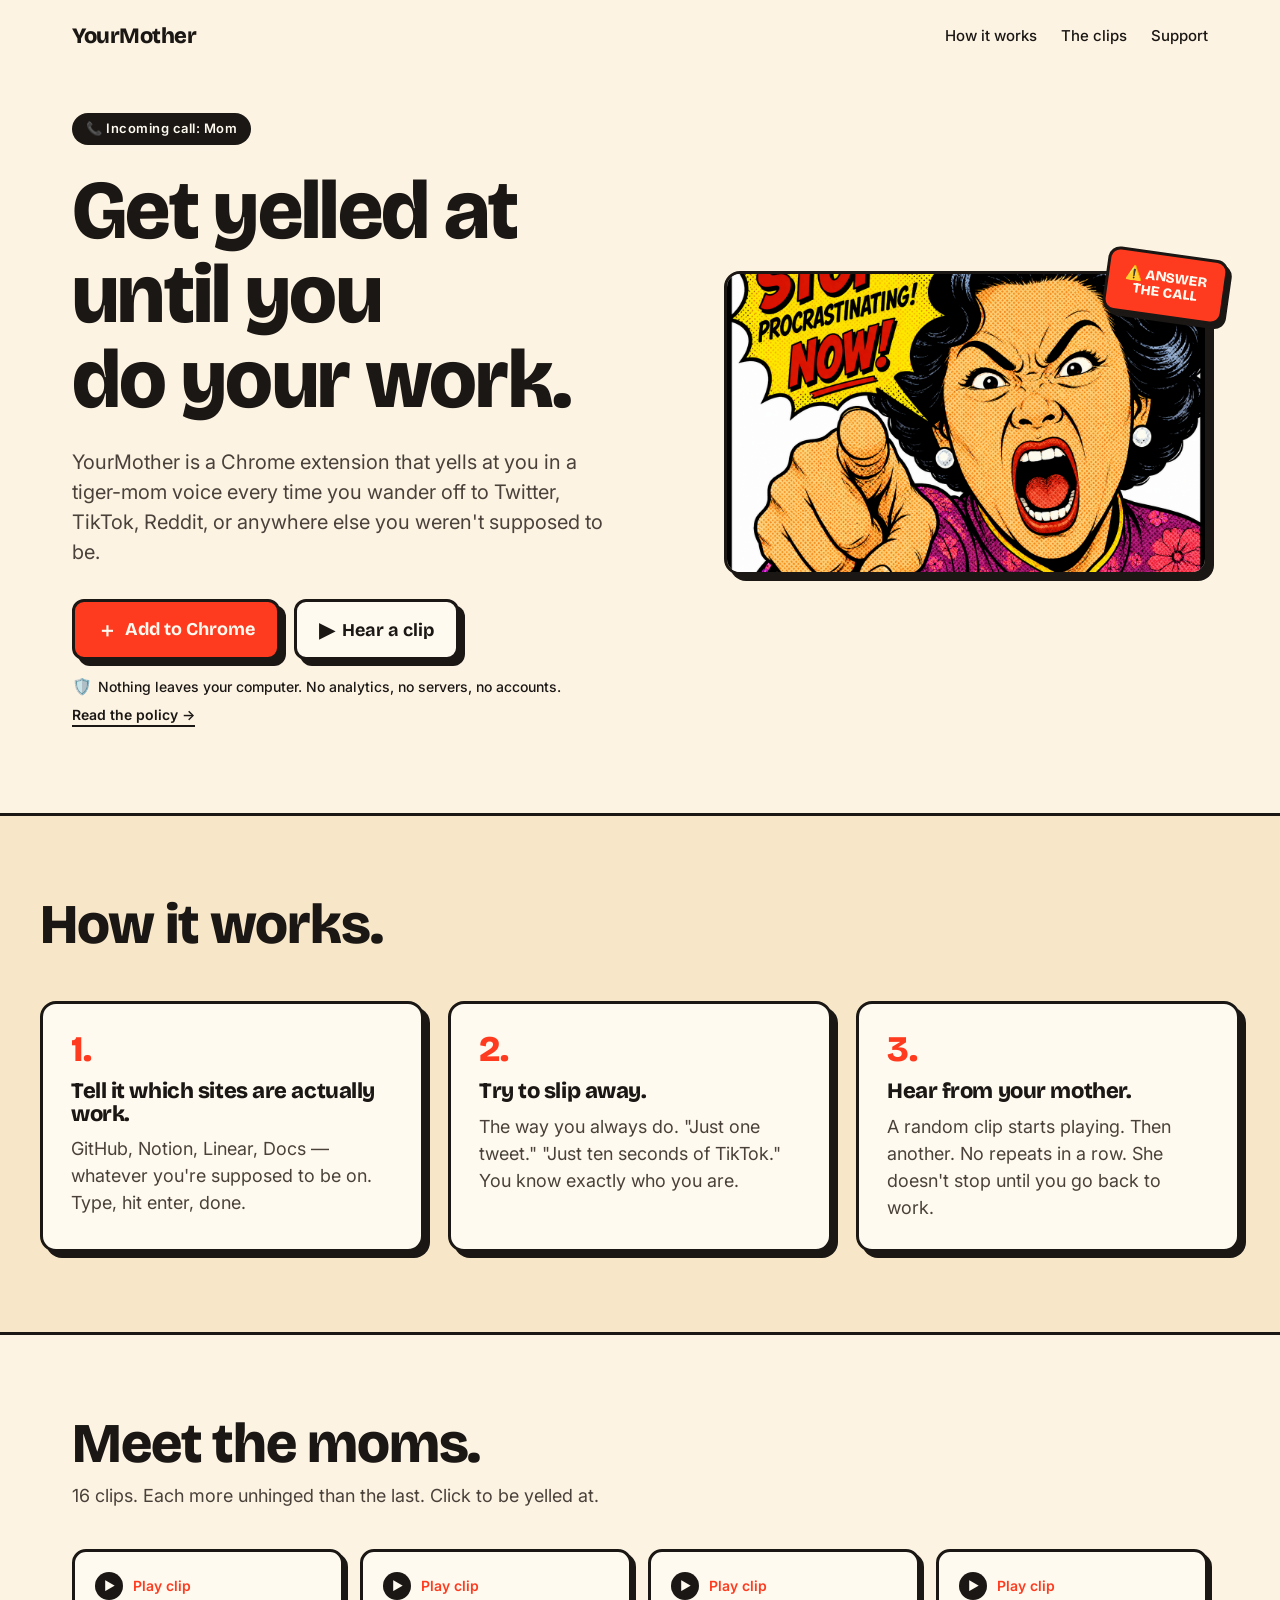
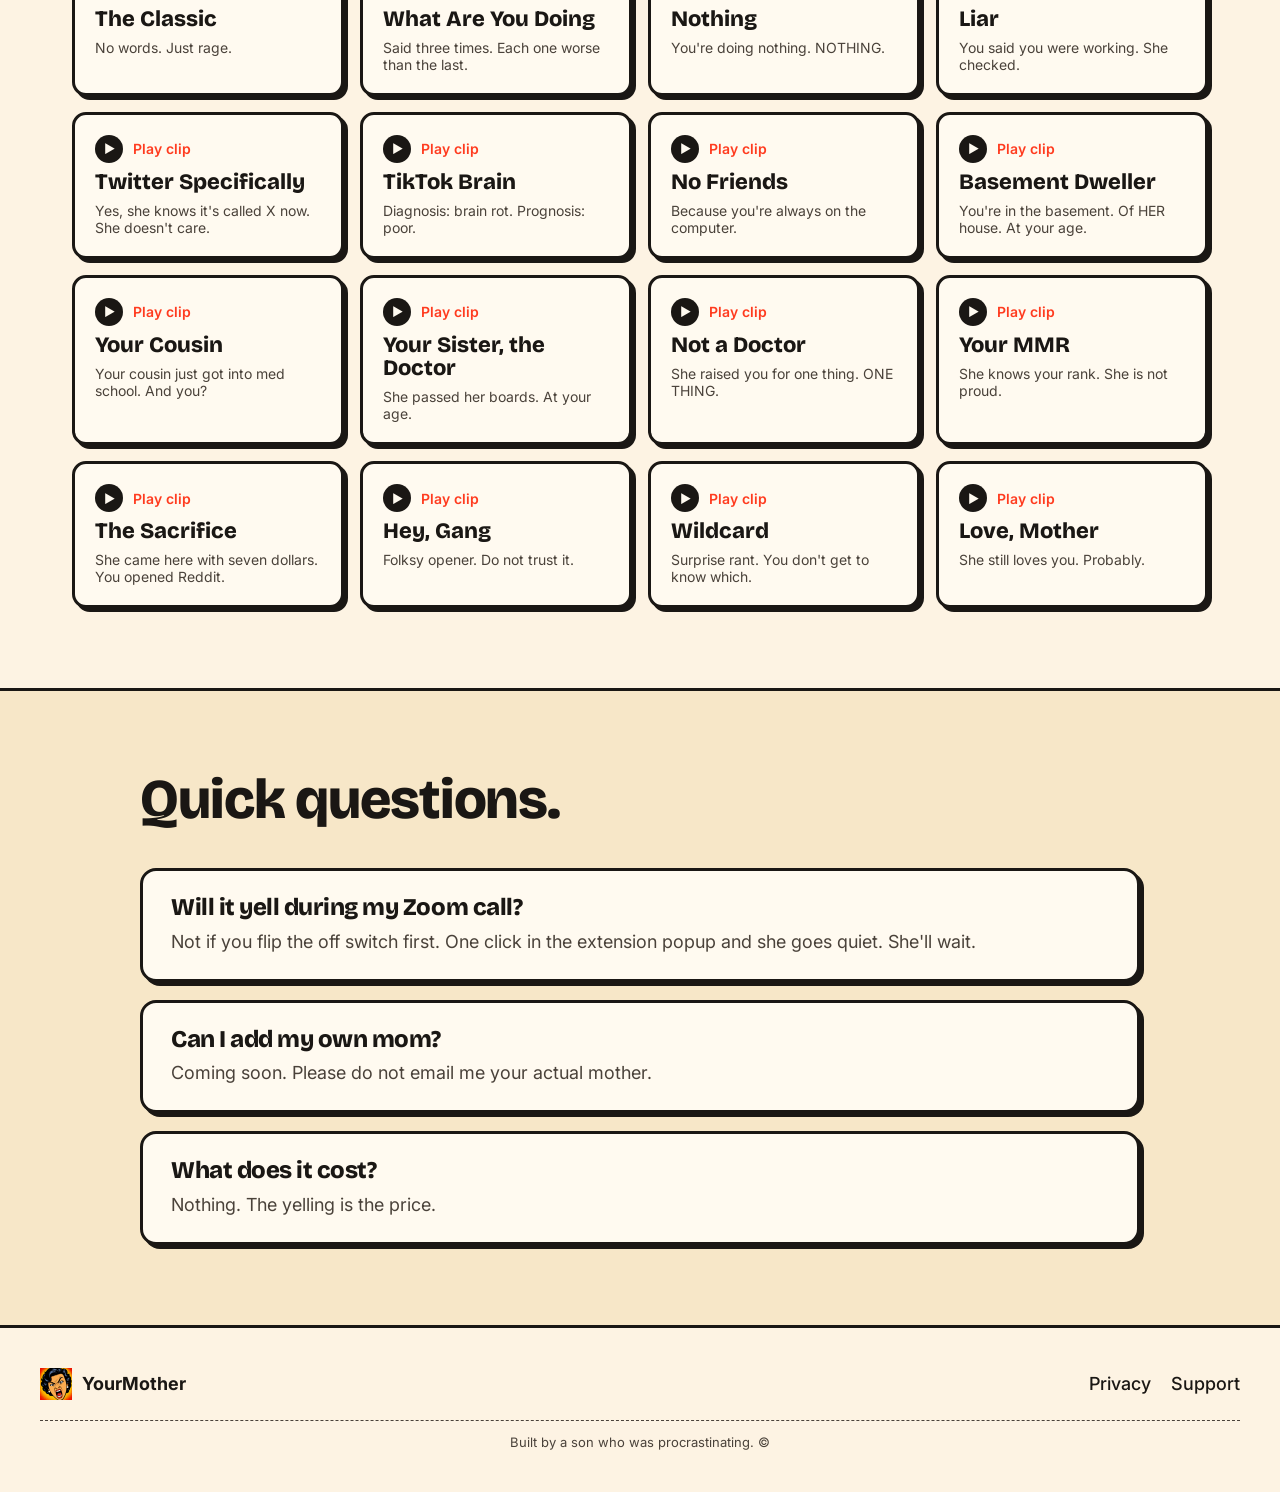
<file: index.html>
<!doctype html>
<html lang="en">
<head>
  <meta charset="utf-8" />
  <meta name="viewport" content="width=device-width, initial-scale=1" />
  <title>YourMother — Get yelled at until you do your work</title>
  <meta name="description" content="A Chrome extension that yells at you in a tiger-mom voice every time you switch to Twitter, TikTok, Reddit, or anywhere else you weren't supposed to be." />

  <meta property="og:title" content="YourMother — Get yelled at until you do your work" />
  <meta property="og:description" content="A Chrome extension that yells at you in a tiger-mom voice whenever you wander off-task." />
  <meta property="og:image" content="img/og-image.png" />
  <meta property="og:type" content="website" />
  <meta name="twitter:card" content="summary_large_image" />

  <link rel="icon" type="image/png" href="img/favicon.png" />
  <link rel="preconnect" href="https://fonts.googleapis.com" />
  <link rel="preconnect" href="https://fonts.gstatic.com" crossorigin />
  <link href="https://fonts.googleapis.com/css2?family=Bricolage+Grotesque:opsz,wght@12..96,400;12..96,600;12..96,800&family=Inter:wght@400;500;600&display=swap" rel="stylesheet" />

  <link rel="stylesheet" href="styles.css" />
</head>
<body>

  <header class="nav">
    <a href="/" class="wordmark">YourMother</a>
    <nav class="nav-links">
      <a href="#how">How it works</a>
      <a href="#clips">The clips</a>
      <a href="support.html">Support</a>
    </nav>
  </header>

  <main>

    <section class="hero">
      <div class="hero-text">
        <div class="eyebrow">📞 Incoming call: Mom</div>
        <h1>Get yelled at until you<br/>do your work.</h1>
        <p class="lede">YourMother is a Chrome extension that yells at you in a tiger-mom voice every time you wander off to Twitter, TikTok, Reddit, or anywhere else you weren't supposed to be.</p>
        <div class="cta-row">
          <a class="btn btn-primary" href="https://chromewebstore.google.com/detail/yourmother/naccpanjmihopbdikkeaojgdabinmkkk" target="_blank" rel="noopener">
            <span class="btn-icon">＋</span> Add to Chrome
          </a>
          <button class="btn btn-secondary" id="hero-play" type="button">
            <span class="btn-icon">▶</span> Hear a clip
          </button>
        </div>
        <p class="cta-reassure"><span class="shield">🛡️</span> Nothing leaves your computer. No analytics, no servers, no accounts. <a href="privacy.html">Read the policy →</a></p>
      </div>
      <div class="hero-art">
        <img src="img/screenshot.png" alt="YourMother extension popup showing approved sites list" />
        <div class="hero-sticker">⚠️ ANSWER<br/>THE CALL</div>
      </div>
    </section>

    <section class="how" id="how">
      <h2>How it works.</h2>
      <ol class="steps">
        <li>
          <span class="step-num">1.</span>
          <h3>Tell it which sites are actually work.</h3>
          <p>GitHub, Notion, Linear, Docs — whatever you're supposed to be on. Type, hit enter, done.</p>
        </li>
        <li>
          <span class="step-num">2.</span>
          <h3>Try to slip away.</h3>
          <p>The way you always do. "Just one tweet." "Just ten seconds of TikTok." You know exactly who you are.</p>
        </li>
        <li>
          <span class="step-num">3.</span>
          <h3>Hear from your mother.</h3>
          <p>A random clip starts playing. Then another. No repeats in a row. She doesn't stop until you go back to work.</p>
        </li>
      </ol>
    </section>

    <section class="clips" id="clips">
      <div class="clips-head">
        <h2>Meet the moms.</h2>
        <p>16 clips. Each more unhinged than the last. Click to be yelled at.</p>
      </div>
      <div class="clip-grid" id="clip-grid">
        <!-- populated by script.js -->
      </div>
    </section>

    <section class="faq" id="faq">
      <div class="faq-inner">
        <h2>Quick questions.</h2>
        <div class="faq-list">
          <div class="faq-item">
            <h3>Will it yell during my Zoom call?</h3>
            <p>Not if you flip the off switch first. One click in the extension popup and she goes quiet. She'll wait.</p>
          </div>
          <div class="faq-item">
            <h3>Can I add my own mom?</h3>
            <p>Coming soon. Please do not email me your actual mother.</p>
          </div>
          <div class="faq-item">
            <h3>What does it cost?</h3>
            <p>Nothing. The yelling is the price.</p>
          </div>
        </div>
      </div>
    </section>

  </main>

  <footer class="footer">
    <div class="footer-inner">
      <div class="footer-brand">
        <img src="img/icon.png" alt="" width="32" height="32" />
        <span>YourMother</span>
      </div>
      <nav class="footer-links">
        <a href="privacy.html">Privacy</a>
        <a href="support.html">Support</a>
      </nav>
      <p class="footer-fineprint">Built by a son who was procrastinating. © <span id="year"></span></p>
    </div>
  </footer>

  <audio id="audio-player" preload="none"></audio>
  <script src="script.js" defer></script>
  <script defer src="https://cdn.vercel-insights.com/v1/script.js"></script>
</body>
</html>
</file>
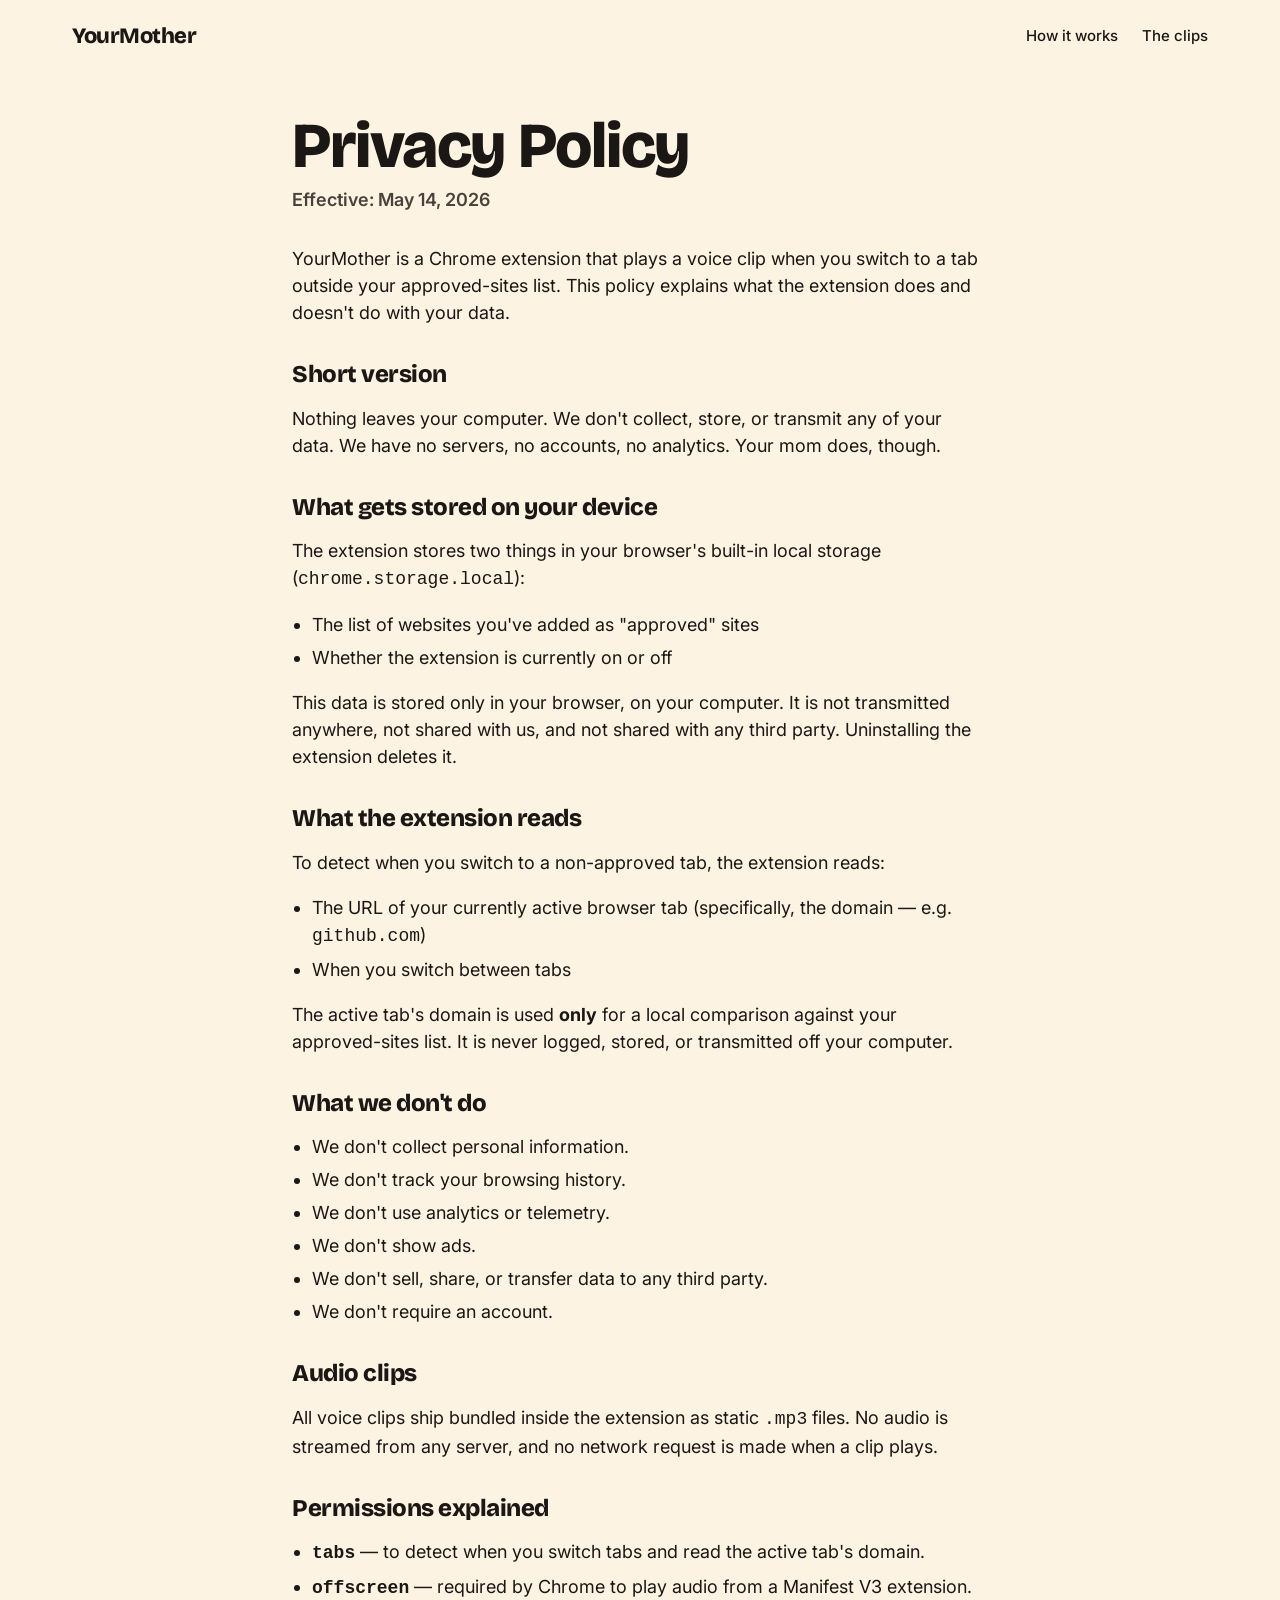
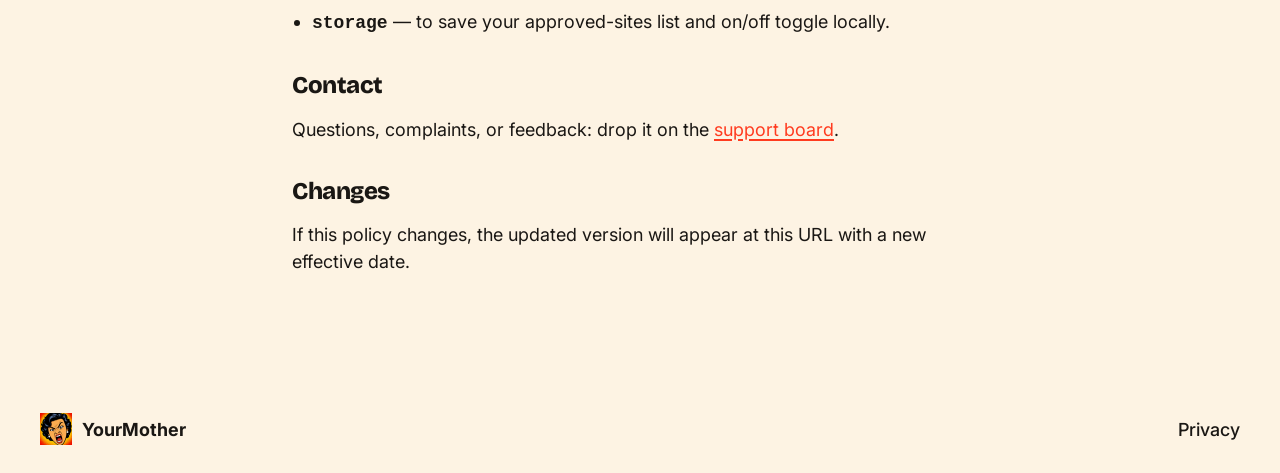
<file: privacy.html>
<!doctype html>
<html lang="en">
<head>
  <meta charset="utf-8" />
  <meta name="viewport" content="width=device-width, initial-scale=1" />
  <title>Privacy — YourMother</title>
  <meta name="description" content="Privacy policy for the YourMother Chrome extension." />
  <link rel="icon" type="image/png" href="img/favicon.png" />
  <link rel="preconnect" href="https://fonts.googleapis.com" />
  <link rel="preconnect" href="https://fonts.gstatic.com" crossorigin />
  <link href="https://fonts.googleapis.com/css2?family=Bricolage+Grotesque:opsz,wght@12..96,400;12..96,600;12..96,800&family=Inter:wght@400;500;600&display=swap" rel="stylesheet" />
  <link rel="stylesheet" href="styles.css" />
  <style>
    .legal { max-width: 760px; margin: 0 auto; padding: 40px 32px 80px; }
    .legal h1 { font-size: clamp(40px, 5vw, 64px); margin-bottom: 8px; }
    .legal .effective { color: var(--ink-soft); margin: 0 0 32px; font-weight: 600; }
    .legal h2 { font-size: 24px; margin: 36px 0 12px; }
    .legal p, .legal li { color: var(--ink); }
    .legal ul { padding-left: 20px; }
    .legal li { margin-bottom: 6px; }
    .legal a { color: var(--alert); }
  </style>
</head>
<body>
  <header class="nav">
    <a href="/" class="wordmark">YourMother</a>
    <nav class="nav-links">
      <a href="/#how">How it works</a>
      <a href="/#clips">The clips</a>
    </nav>
  </header>

  <main class="legal">
    <h1>Privacy Policy</h1>
    <p class="effective">Effective: May 14, 2026</p>

    <p>YourMother is a Chrome extension that plays a voice clip when you switch to a tab outside your approved-sites list. This policy explains what the extension does and doesn't do with your data.</p>

    <h2>Short version</h2>
    <p>Nothing leaves your computer. We don't collect, store, or transmit any of your data. We have no servers, no accounts, no analytics. Your mom does, though.</p>

    <h2>What gets stored on your device</h2>
    <p>The extension stores two things in your browser's built-in local storage (<code>chrome.storage.local</code>):</p>
    <ul>
      <li>The list of websites you've added as "approved" sites</li>
      <li>Whether the extension is currently on or off</li>
    </ul>
    <p>This data is stored only in your browser, on your computer. It is not transmitted anywhere, not shared with us, and not shared with any third party. Uninstalling the extension deletes it.</p>

    <h2>What the extension reads</h2>
    <p>To detect when you switch to a non-approved tab, the extension reads:</p>
    <ul>
      <li>The URL of your currently active browser tab (specifically, the domain — e.g. <code>github.com</code>)</li>
      <li>When you switch between tabs</li>
    </ul>
    <p>The active tab's domain is used <strong>only</strong> for a local comparison against your approved-sites list. It is never logged, stored, or transmitted off your computer.</p>

    <h2>What we don't do</h2>
    <ul>
      <li>We don't collect personal information.</li>
      <li>We don't track your browsing history.</li>
      <li>We don't use analytics or telemetry.</li>
      <li>We don't show ads.</li>
      <li>We don't sell, share, or transfer data to any third party.</li>
      <li>We don't require an account.</li>
    </ul>

    <h2>Audio clips</h2>
    <p>All voice clips ship bundled inside the extension as static <code>.mp3</code> files. No audio is streamed from any server, and no network request is made when a clip plays.</p>

    <h2>Permissions explained</h2>
    <ul>
      <li><strong><code>tabs</code></strong> — to detect when you switch tabs and read the active tab's domain.</li>
      <li><strong><code>offscreen</code></strong> — required by Chrome to play audio from a Manifest V3 extension.</li>
      <li><strong><code>storage</code></strong> — to save your approved-sites list and on/off toggle locally.</li>
    </ul>

    <h2>Contact</h2>
    <p>Questions, complaints, or feedback: drop it on the <a href="support.html">support board</a>.</p>

    <h2>Changes</h2>
    <p>If this policy changes, the updated version will appear at this URL with a new effective date.</p>
  </main>

  <footer class="footer">
    <div class="footer-inner">
      <div class="footer-brand">
        <img src="img/icon.png" alt="" width="32" height="32" />
        <span>YourMother</span>
      </div>
      <nav class="footer-links">
        <a href="privacy.html">Privacy</a>
      </nav>
    </div>
  </footer>
  <script defer src="https://cdn.vercel-insights.com/v1/script.js"></script>
</body>
</html>
</file>
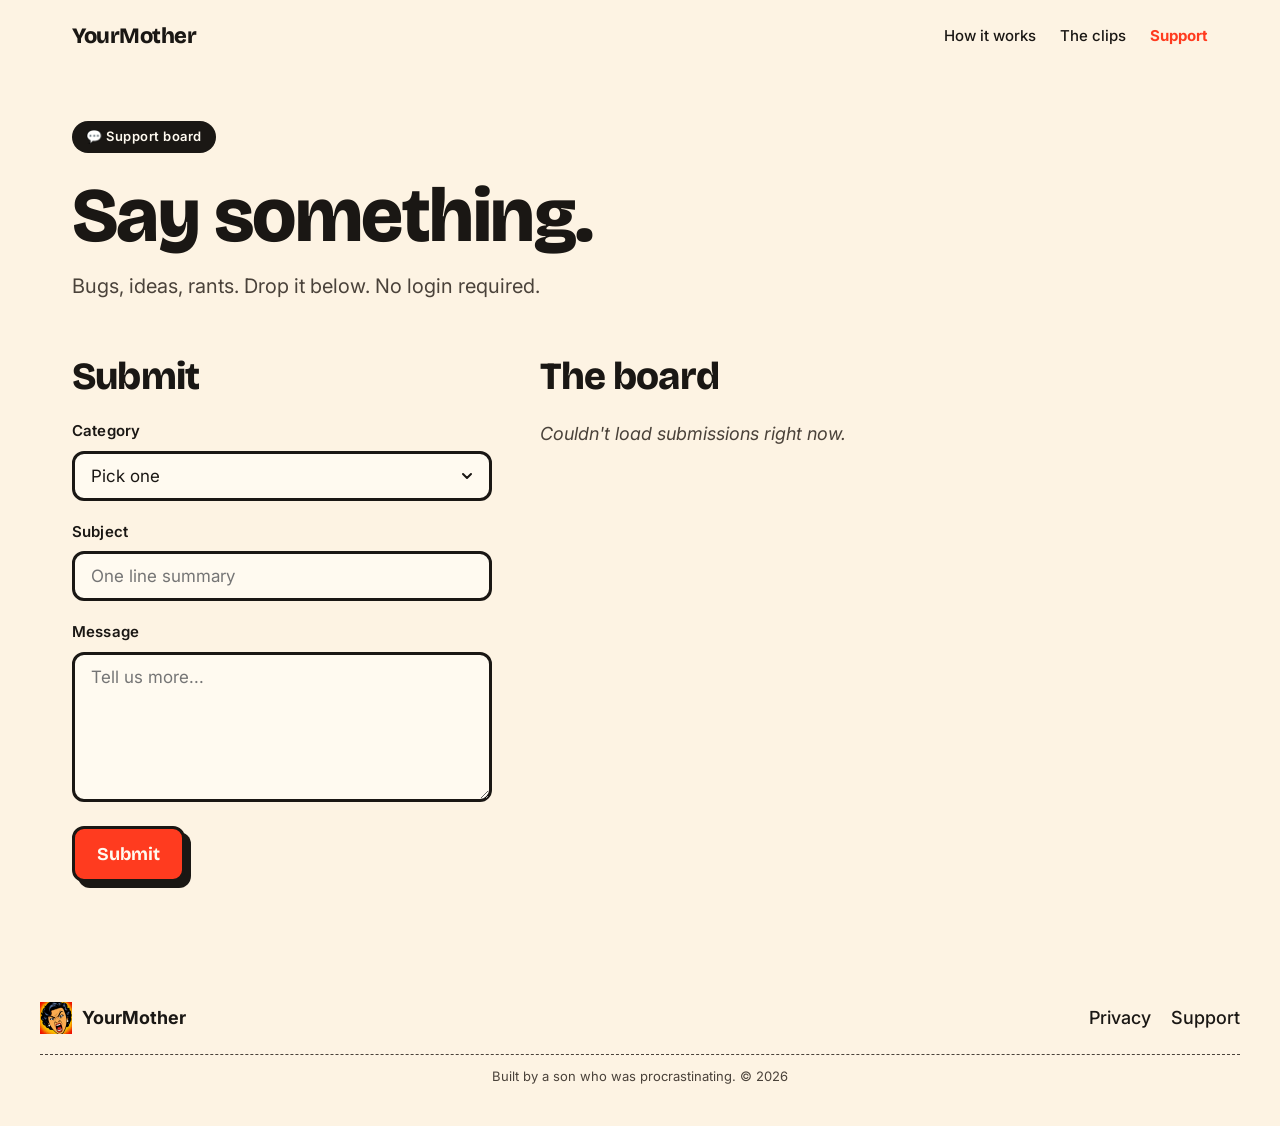
<file: support.html>
<!doctype html>
<html lang="en">
<head>
  <meta charset="utf-8" />
  <meta name="viewport" content="width=device-width, initial-scale=1" />
  <title>Support — YourMother</title>
  <meta name="description" content="Found a bug? Have a feature idea? Just want to yell back? Drop it here." />

  <link rel="icon" type="image/png" href="img/favicon.png" />
  <link rel="preconnect" href="https://fonts.googleapis.com" />
  <link rel="preconnect" href="https://fonts.gstatic.com" crossorigin />
  <link href="https://fonts.googleapis.com/css2?family=Bricolage+Grotesque:opsz,wght@12..96,400;12..96,600;12..96,800&family=Inter:wght@400;500;600&display=swap" rel="stylesheet" />
  <link rel="stylesheet" href="styles.css" />
</head>
<body>

  <header class="nav">
    <a href="/" class="wordmark">YourMother</a>
    <nav class="nav-links">
      <a href="/#how">How it works</a>
      <a href="/#clips">The clips</a>
      <a href="support.html" class="nav-active">Support</a>
    </nav>
  </header>

  <main>

    <section class="support-hero">
      <div class="eyebrow">💬 Support board</div>
      <h1>Say something.</h1>
      <p class="lede">Bugs, ideas, rants. Drop it below. No login required.</p>
    </section>

    <section class="support-layout">

      <div class="support-form-wrap">
        <h2>Submit</h2>
        <form id="support-form" novalidate>
          <div class="form-group">
            <label for="category">Category</label>
            <select id="category" name="category" required>
              <option value="">Pick one</option>
              <option value="bug">Bug report</option>
              <option value="feature">Feature request</option>
              <option value="question">Question</option>
              <option value="yell">Yell back</option>
            </select>
          </div>
          <div class="form-group">
            <label for="subject">Subject</label>
            <input id="subject" name="subject" type="text" placeholder="One line summary" required maxlength="120" />
          </div>
          <div class="form-group">
            <label for="message">Message</label>
            <textarea id="message" name="message" placeholder="Tell us more..." required rows="6" maxlength="2000"></textarea>
          </div>
          <button type="submit" class="btn btn-primary" id="submit-btn">Submit</button>
        </form>
        <p class="support-success" id="support-success" hidden>Got it. We'll take a look. 👀</p>
        <p class="support-error" id="support-error" hidden>Something went wrong. Try again?</p>
      </div>

      <div class="support-feed">
        <h2>The board</h2>
        <div id="feed-list">
          <p class="feed-loading">Loading...</p>
        </div>
      </div>

    </section>

  </main>

  <footer class="footer">
    <div class="footer-inner">
      <div class="footer-brand">
        <img src="img/icon.png" alt="" width="32" height="32" />
        <span>YourMother</span>
      </div>
      <nav class="footer-links">
        <a href="privacy.html">Privacy</a>
        <a href="support.html">Support</a>
      </nav>
      <p class="footer-fineprint">Built by a son who was procrastinating. © <span id="year"></span></p>
    </div>
  </footer>

  <script>
    document.getElementById('year').textContent = new Date().getFullYear();

    const URL = 'https://jntivdupaszxxmhfkyiz.supabase.co/rest/v1/submissions';
    const KEY = 'sb_publishable_PxgfgZtz9dP5TzjH736XRw_9IIclPT_';
    const HEADERS = { 'apikey': KEY, 'Authorization': 'Bearer ' + KEY };

    function escapeHtml(str) {
      return str
        .replace(/&/g, '&amp;')
        .replace(/</g, '&lt;')
        .replace(/>/g, '&gt;')
        .replace(/"/g, '&quot;');
    }

    function timeAgo(iso) {
      const diff = (Date.now() - new Date(iso)) / 1000;
      if (diff < 60) return 'just now';
      if (diff < 3600) return Math.floor(diff / 60) + 'm ago';
      if (diff < 86400) return Math.floor(diff / 3600) + 'h ago';
      if (diff < 86400 * 30) return Math.floor(diff / 86400) + 'd ago';
      return new Date(iso).toLocaleDateString('en-US', { month: 'short', day: 'numeric' });
    }

    const CATEGORY_LABELS = { bug: '🐛 Bug', feature: '💡 Feature', question: '❓ Question', yell: '😤 Yell back' };

    const TRASH_ICON = `<svg xmlns="http://www.w3.org/2000/svg" width="15" height="15" viewBox="0 0 24 24" fill="none" stroke="currentColor" stroke-width="2.5" stroke-linecap="round" stroke-linejoin="round"><polyline points="3 6 5 6 21 6"/><path d="M19 6l-1 14H6L5 6"/><path d="M10 11v6"/><path d="M14 11v6"/><path d="M9 6V4h6v2"/></svg>`;

    function getMyIds() {
      try { return JSON.parse(localStorage.getItem('ym_my_ids') || '[]'); } catch { return []; }
    }
    function saveMyId(id) {
      const ids = getMyIds();
      ids.push(id);
      localStorage.setItem('ym_my_ids', JSON.stringify(ids));
    }
    function removeMyId(id) {
      localStorage.setItem('ym_my_ids', JSON.stringify(getMyIds().filter(i => i !== id)));
    }

    function renderFeed(items) {
      const list = document.getElementById('feed-list');
      if (!items.length) {
        list.innerHTML = '<p class="feed-empty">Nothing here yet. Be the first.</p>';
        return;
      }
      const myIds = getMyIds();
      list.innerHTML = items.map(item => `
        <div class="feed-item">
          ${myIds.includes(item.id) ? `<button class="feed-delete" data-id="${escapeHtml(item.id)}" title="Delete">${TRASH_ICON}</button>` : ''}
          <div class="feed-meta">
            <span class="feed-badge feed-badge--${escapeHtml(item.category)}">${CATEGORY_LABELS[item.category] || item.category}</span>
            <span class="feed-time">${timeAgo(item.created_at)}</span>
          </div>
          <p class="feed-subject">${escapeHtml(item.subject)}</p>
          <p class="feed-message">${escapeHtml(item.message)}</p>
        </div>
      `).join('');
    }

    async function loadFeed() {
      try {
        const res = await fetch(URL + '?order=created_at.desc&select=*', { headers: HEADERS });
        if (!res.ok) throw new Error();
        renderFeed(await res.json());
      } catch {
        document.getElementById('feed-list').innerHTML = '<p class="feed-empty">Couldn\'t load submissions right now.</p>';
      }
    }

    document.getElementById('feed-list').addEventListener('click', async (e) => {
      const btn = e.target.closest('.feed-delete');
      if (!btn) return;
      const id = btn.dataset.id;
      btn.disabled = true;
      await fetch(URL + '?id=eq.' + id, { method: 'DELETE', headers: HEADERS });
      removeMyId(id);
      loadFeed();
    });

    document.getElementById('support-form').addEventListener('submit', async (e) => {
      e.preventDefault();
      const form = e.target;
      const btn = document.getElementById('submit-btn');
      const successEl = document.getElementById('support-success');
      const errorEl = document.getElementById('support-error');

      successEl.hidden = true;
      errorEl.hidden = true;

      const category = form.category.value;
      const subject = form.subject.value.trim();
      const message = form.message.value.trim();

      if (!category || !subject || !message) {
        errorEl.textContent = !category ? 'Please pick a category.' : 'Please fill in all fields.';
        errorEl.hidden = false;
        return;
      }

      btn.disabled = true;
      btn.textContent = 'Sending...';

      try {
        const res = await fetch(URL, {
          method: 'POST',
          headers: { ...HEADERS, 'Content-Type': 'application/json', 'Prefer': 'return=representation' },
          body: JSON.stringify({ category, subject, message })
        });
        if (!res.ok) throw new Error();
        const [created] = await res.json();
        saveMyId(created.id);
        form.reset();
        successEl.hidden = false;
        loadFeed();
      } catch {
        errorEl.hidden = false;
      } finally {
        btn.disabled = false;
        btn.textContent = 'Submit';
      }
    });

    loadFeed();
  </script>
  <script defer src="https://cdn.vercel-insights.com/v1/script.js"></script>
</body>
</html>
</file>
<file: styles.css>
:root {
  --cream: #fdf3e3;
  --cream-deep: #f7e7c8;
  --ink: #1a1714;
  --ink-soft: #4a423a;
  --alert: #ff3b1f;
  --alert-dark: #d52a10;
  --paper: #fffaf0;
  --rule: #1a1714;
  --shadow: 6px 6px 0 var(--ink);
}

* { box-sizing: border-box; }

html, body {
  margin: 0;
  padding: 0;
  background: var(--cream);
  color: var(--ink);
  font-family: "Inter", system-ui, -apple-system, "Segoe UI", sans-serif;
  font-size: 18px;
  line-height: 1.5;
  -webkit-font-smoothing: antialiased;
  scrollbar-width: none;
  -ms-overflow-style: none;
}

html::-webkit-scrollbar,
body::-webkit-scrollbar { display: none; }

img { max-width: 100%; height: auto; display: block; }

a { color: var(--ink); text-decoration: underline; text-decoration-thickness: 2px; text-underline-offset: 3px; }
a:hover { color: var(--alert); }

h1, h2, h3 {
  font-family: "Bricolage Grotesque", "Inter", sans-serif;
  font-weight: 800;
  line-height: 1.02;
  letter-spacing: -0.02em;
  margin: 0;
}

.sr-only {
  position: absolute; width: 1px; height: 1px; padding: 0; margin: -1px;
  overflow: hidden; clip: rect(0,0,0,0); white-space: nowrap; border: 0;
}

/* ---------- nav ---------- */
.nav {
  display: flex;
  align-items: center;
  justify-content: space-between;
  padding: 20px 32px;
  max-width: 1200px;
  margin: 0 auto;
}
.wordmark {
  font-family: "Bricolage Grotesque", sans-serif;
  font-weight: 800;
  font-size: 22px;
  text-decoration: none;
  letter-spacing: -0.02em;
}
.nav-links { display: flex; gap: 24px; font-size: 15px; font-weight: 500; }
.nav-links a { text-decoration: none; }
.nav-links a:hover { color: var(--alert); }

/* ---------- hero ---------- */
.hero {
  max-width: 1200px;
  margin: 0 auto;
  padding: 40px 32px 80px;
  display: grid;
  grid-template-columns: 1.1fr 0.9fr;
  gap: 60px;
  align-items: center;
}
.eyebrow {
  display: inline-block;
  background: var(--ink);
  color: var(--paper);
  padding: 6px 14px;
  border-radius: 999px;
  font-size: 13px;
  font-weight: 600;
  letter-spacing: 0.04em;
  margin-bottom: 24px;
}
.hero h1 {
  font-size: clamp(48px, 6.5vw, 88px);
  margin-bottom: 24px;
}
.lede {
  font-size: 20px;
  color: var(--ink-soft);
  max-width: 540px;
  margin: 0 0 32px;
}
.cta-row {
  display: flex;
  flex-wrap: wrap;
  gap: 14px;
  margin-bottom: 14px;
}
.cta-reassure {
  display: flex;
  align-items: center;
  flex-wrap: wrap;
  gap: 6px;
  font-size: 14px;
  font-weight: 500;
  color: var(--ink);
  margin: 0 0 6px;
  max-width: 540px;
}
.cta-reassure .shield { font-size: 16px; }
.cta-reassure a {
  text-decoration: none;
  border-bottom: 2px solid var(--ink);
  font-weight: 600;
}
.cta-reassure a:hover { color: var(--alert); border-color: var(--alert); }

.cta-note {
  font-size: 13px;
  color: var(--ink-soft);
  margin: 0;
}

.btn {
  display: inline-flex;
  align-items: center;
  gap: 8px;
  font-family: "Bricolage Grotesque", sans-serif;
  font-size: 18px;
  font-weight: 700;
  padding: 14px 22px;
  border: 3px solid var(--ink);
  border-radius: 12px;
  cursor: pointer;
  text-decoration: none;
  transition: transform 0.08s ease, box-shadow 0.08s ease;
  box-shadow: var(--shadow);
  background: var(--paper);
  color: var(--ink);
}
.btn:hover { transform: translate(-2px, -2px); box-shadow: 8px 8px 0 var(--ink); color: var(--ink); }
.btn:active { transform: translate(2px, 2px); box-shadow: 2px 2px 0 var(--ink); }
.btn-primary { background: var(--alert); color: var(--paper); }
.btn-primary:hover { color: var(--paper); background: var(--alert-dark); }
.btn-secondary { background: var(--paper); }
.btn-icon { font-size: 20px; line-height: 1; }

.hero-art {
  position: relative;
}
.hero-art img {
  border: 3px solid var(--ink);
  border-radius: 16px;
  box-shadow: var(--shadow);
  background: var(--paper);
}
.hero-sticker {
  position: absolute;
  top: -18px;
  right: -18px;
  background: var(--alert);
  color: var(--paper);
  font-family: "Bricolage Grotesque", sans-serif;
  font-weight: 800;
  font-size: 14px;
  text-align: center;
  padding: 14px 16px;
  border: 3px solid var(--ink);
  border-radius: 12px;
  transform: rotate(8deg);
  box-shadow: 4px 4px 0 var(--ink);
  line-height: 1.1;
}

/* ---------- how it works ---------- */
.how {
  background: var(--cream-deep);
  border-top: 3px solid var(--ink);
  border-bottom: 3px solid var(--ink);
  padding: 80px 32px;
}
.how h2 {
  font-size: clamp(36px, 4.5vw, 56px);
  margin: 0 auto 48px;
  max-width: 1200px;
}
.steps {
  list-style: none;
  padding: 0;
  margin: 0 auto;
  max-width: 1200px;
  display: grid;
  grid-template-columns: repeat(3, 1fr);
  gap: 24px;
}
.steps li {
  background: var(--paper);
  border: 3px solid var(--ink);
  border-radius: 16px;
  padding: 28px;
  box-shadow: var(--shadow);
}
.step-num {
  display: inline-block;
  font-family: "Bricolage Grotesque", sans-serif;
  font-weight: 800;
  font-size: 36px;
  color: var(--alert);
  line-height: 1;
  margin-bottom: 12px;
}
.steps h3 { font-size: 22px; margin: 0 0 10px; }
.steps p { margin: 0; color: var(--ink-soft); }

/* ---------- clips ---------- */
.clips { max-width: 1200px; margin: 0 auto; padding: 80px 32px; }
.clips-head { margin-bottom: 40px; }
.clips-head h2 { font-size: clamp(36px, 4.5vw, 56px); margin-bottom: 10px; }
.clips-head p { color: var(--ink-soft); margin: 0; }
.clip-grid {
  display: grid;
  grid-template-columns: repeat(4, 1fr);
  gap: 16px;
}
.clip-card {
  background: var(--paper);
  border: 3px solid var(--ink);
  border-radius: 14px;
  padding: 20px;
  text-align: left;
  cursor: pointer;
  font-family: inherit;
  color: inherit;
  box-shadow: 4px 4px 0 var(--ink);
  transition: transform 0.08s ease, box-shadow 0.08s ease, background 0.15s ease;
  display: flex;
  flex-direction: column;
  gap: 8px;
  min-height: 140px;
}
.clip-card:hover { transform: translate(-2px, -2px); box-shadow: 6px 6px 0 var(--ink); }
.clip-card:active { transform: translate(2px, 2px); box-shadow: 2px 2px 0 var(--ink); }
.clip-card.playing { background: var(--alert); color: var(--paper); }
.clip-card .play-row {
  display: flex;
  align-items: center;
  gap: 10px;
  font-size: 14px;
  font-weight: 600;
  color: var(--alert);
}
.clip-card.playing .play-row { color: var(--paper); }
.clip-card .play-icon {
  width: 28px;
  height: 28px;
  border-radius: 999px;
  background: var(--ink);
  color: var(--paper);
  display: inline-flex;
  align-items: center;
  justify-content: center;
  font-size: 12px;
}
.clip-card.playing .play-icon { background: var(--paper); color: var(--alert); }
.clip-title { font-family: "Bricolage Grotesque", sans-serif; font-weight: 800; font-size: 22px; line-height: 1.05; }
.clip-teaser { font-size: 14px; color: var(--ink-soft); margin: 0; }
.clip-card.playing .clip-teaser { color: var(--paper); opacity: 0.9; }

/* ---------- faq ---------- */
.faq {
  background: var(--cream-deep);
  border-top: 3px solid var(--ink);
  border-bottom: 3px solid var(--ink);
  padding: 80px 32px;
}
.faq-inner { max-width: 1000px; margin: 0 auto; }
.faq h2 { font-size: clamp(36px, 4.5vw, 56px); margin: 0 0 40px; }
.faq-list { display: flex; flex-direction: column; gap: 18px; }
.faq-item {
  background: var(--paper);
  border: 3px solid var(--ink);
  border-radius: 16px;
  padding: 24px 28px;
  box-shadow: 4px 4px 0 var(--ink);
}
.faq-item h3 { font-size: 24px; margin: 0 0 8px; }
.faq-item p { margin: 0; color: var(--ink-soft); }
.faq-item code { background: var(--cream-deep); padding: 1px 6px; border-radius: 4px; font-size: 0.9em; }

/* ---------- signup ---------- */
.signup {
  background: var(--ink);
  color: var(--paper);
  padding: 80px 32px;
  text-align: center;
}
.signup-inner { max-width: 600px; margin: 0 auto; }
.signup h2 { font-size: clamp(36px, 4.5vw, 56px); margin-bottom: 12px; }
.signup p { margin: 0 0 28px; opacity: 0.8; }
.signup-form { display: flex; gap: 10px; flex-wrap: wrap; justify-content: center; }
.signup-form input[type="email"] {
  flex: 1 1 280px;
  font-family: inherit;
  font-size: 17px;
  padding: 14px 18px;
  border: 3px solid var(--paper);
  border-radius: 12px;
  background: var(--paper);
  color: var(--ink);
}
.signup-form input[type="email"]:focus { outline: 3px solid var(--alert); outline-offset: 2px; }
.signup-form .btn { box-shadow: 4px 4px 0 var(--paper); border-color: var(--paper); }
.signup-form .btn:hover { box-shadow: 6px 6px 0 var(--paper); }
.signup-success { margin-top: 20px; font-weight: 600; color: var(--alert); }

/* ---------- footer ---------- */
.footer { padding: 40px 32px; }
.footer-inner {
  max-width: 1200px;
  margin: 0 auto;
  display: flex;
  flex-wrap: wrap;
  align-items: center;
  justify-content: space-between;
  gap: 20px;
}
.footer-brand { display: flex; align-items: center; gap: 10px; font-weight: 700; }
.footer-links { display: flex; gap: 20px; }
.footer-links a { text-decoration: none; font-weight: 500; }
.footer-fineprint { font-size: 13px; color: var(--ink-soft); width: 100%; margin: 0; text-align: center; padding-top: 12px; border-top: 1px dashed var(--ink-soft); }

/* ---------- support ---------- */
.nav-active { font-weight: 700; color: var(--alert) !important; }

.support-hero {
  max-width: 1200px;
  margin: 0 auto;
  padding: 48px 32px 56px;
}
.support-hero h1 { font-size: clamp(48px, 6vw, 80px); margin-bottom: 16px; }
.support-hero .lede { margin-bottom: 0; }

.support-layout {
  max-width: 1200px;
  margin: 0 auto;
  padding: 0 32px 80px;
  display: grid;
  grid-template-columns: 420px 1fr;
  gap: 48px;
  align-items: start;
}

.support-form-wrap h2,
.support-feed h2 {
  font-size: clamp(28px, 3vw, 40px);
  margin-bottom: 24px;
}

.support-form-wrap {
  position: sticky;
  top: 24px;
}

.form-group {
  display: flex;
  flex-direction: column;
  gap: 8px;
  margin-bottom: 20px;
}
.form-group label {
  font-size: 15px;
  font-weight: 600;
  letter-spacing: 0.01em;
}
.form-group select,
.form-group input,
.form-group textarea {
  font-family: inherit;
  font-size: 17px;
  padding: 12px 16px;
  border: 3px solid var(--ink);
  border-radius: 12px;
  background: var(--paper);
  color: var(--ink);
  outline: none;
  transition: box-shadow 0.1s ease;
  appearance: none;
}
.form-group select { background-image: url("data:image/svg+xml,%3Csvg xmlns='http://www.w3.org/2000/svg' width='16' height='16' viewBox='0 0 24 24' fill='none' stroke='%231a1714' stroke-width='3' stroke-linecap='round' stroke-linejoin='round'%3E%3Cpolyline points='6 9 12 15 18 9'/%3E%3C/svg%3E"); background-repeat: no-repeat; background-position: right 14px center; padding-right: 40px; }
.form-group select:focus,
.form-group input:focus,
.form-group textarea:focus { box-shadow: 4px 4px 0 var(--ink); }
.form-group textarea { resize: vertical; min-height: 120px; }
#submit-btn { margin-top: 4px; }
#submit-btn:disabled { opacity: 0.6; cursor: not-allowed; transform: none; box-shadow: var(--shadow); }

.support-success { color: #16a34a; font-weight: 600; margin: 16px 0 0; }
.support-error { color: var(--alert); font-weight: 600; margin: 16px 0 0; }

.feed-loading { color: var(--ink-soft); }
.feed-empty { color: var(--ink-soft); font-style: italic; }
.feed-item {
  position: relative;
  background: var(--paper);
  border: 3px solid var(--ink);
  border-radius: 16px;
  padding: 22px 24px;
  box-shadow: 4px 4px 0 var(--ink);
  margin-bottom: 16px;
}
.feed-delete {
  position: absolute;
  top: 14px;
  right: 14px;
  background: none;
  border: none;
  cursor: pointer;
  color: var(--ink-soft);
  padding: 4px;
  border-radius: 6px;
  display: flex;
  align-items: center;
  justify-content: center;
  transition: color 0.1s, background 0.1s;
}
.feed-delete:hover { color: var(--alert); background: var(--cream-deep); }
.feed-delete:disabled { opacity: 0.4; cursor: not-allowed; }
.feed-meta {
  display: flex;
  align-items: center;
  gap: 10px;
  margin-bottom: 10px;
}
.feed-badge {
  display: inline-block;
  font-size: 12px;
  font-weight: 700;
  letter-spacing: 0.03em;
  padding: 4px 10px;
  border-radius: 999px;
  border: 2px solid var(--ink);
}
.feed-badge--bug { background: var(--alert); color: var(--paper); }
.feed-badge--feature { background: #2563eb; color: #fff; }
.feed-badge--question { background: #16a34a; color: #fff; }
.feed-badge--yell { background: var(--ink); color: var(--paper); }
.feed-time { font-size: 13px; color: var(--ink-soft); }
.feed-subject { font-family: "Bricolage Grotesque", sans-serif; font-weight: 800; font-size: 20px; line-height: 1.1; margin: 0 0 8px; }
.feed-message { font-size: 16px; color: var(--ink-soft); margin: 0; white-space: pre-wrap; word-break: break-word; }

/* ---------- responsive ---------- */
@media (max-width: 900px) {
  .hero { grid-template-columns: 1fr; gap: 40px; padding-top: 20px; padding-bottom: 60px; }
  .hero-art { order: -1; max-width: 420px; }
  .hero-sticker { right: 10px; top: -14px; }
  .steps { grid-template-columns: 1fr; }
  .clip-grid { grid-template-columns: repeat(2, 1fr); }
  .support-layout { grid-template-columns: 1fr; }
  .support-form-wrap { position: static; }
}

@media (max-width: 540px) {
  body { font-size: 17px; }
  .nav { padding: 16px 20px; }
  .nav-links { gap: 12px; font-size: 13px; }
  .nav-links a:first-child { display: none; } /* "How it works" is too wide — drops to 3 links */
  .hero { padding: 16px 20px 56px; gap: 28px; }
  .hero-art { margin-top: 14px; } /* room for the sticker above the image */
  .hero h1 { font-size: 40px; }
  .hero h1 br { display: none; }
  .lede { font-size: 18px; }
  .how, .clips { padding-left: 20px; padding-right: 20px; padding-top: 60px; padding-bottom: 60px; }
  .clip-grid { grid-template-columns: 1fr; }
  .footer { padding: 30px 20px; }
}
</file>
